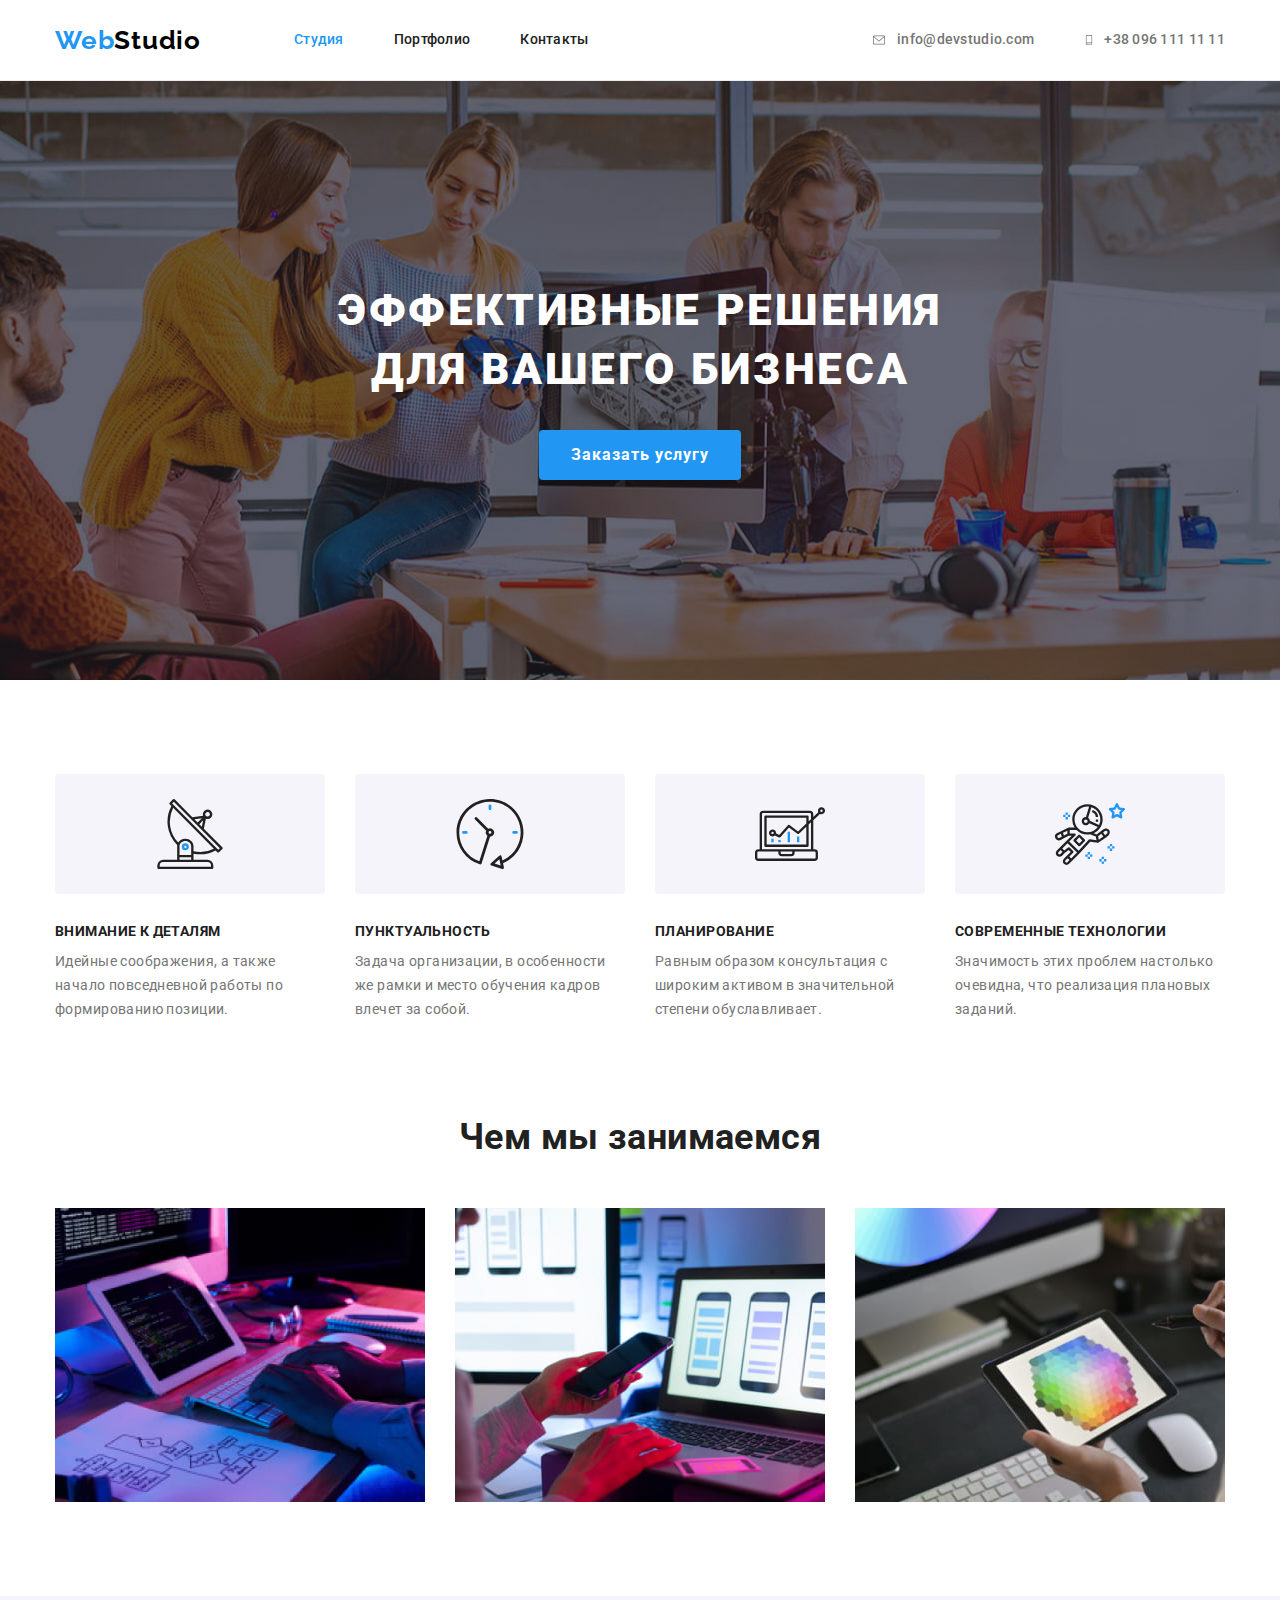
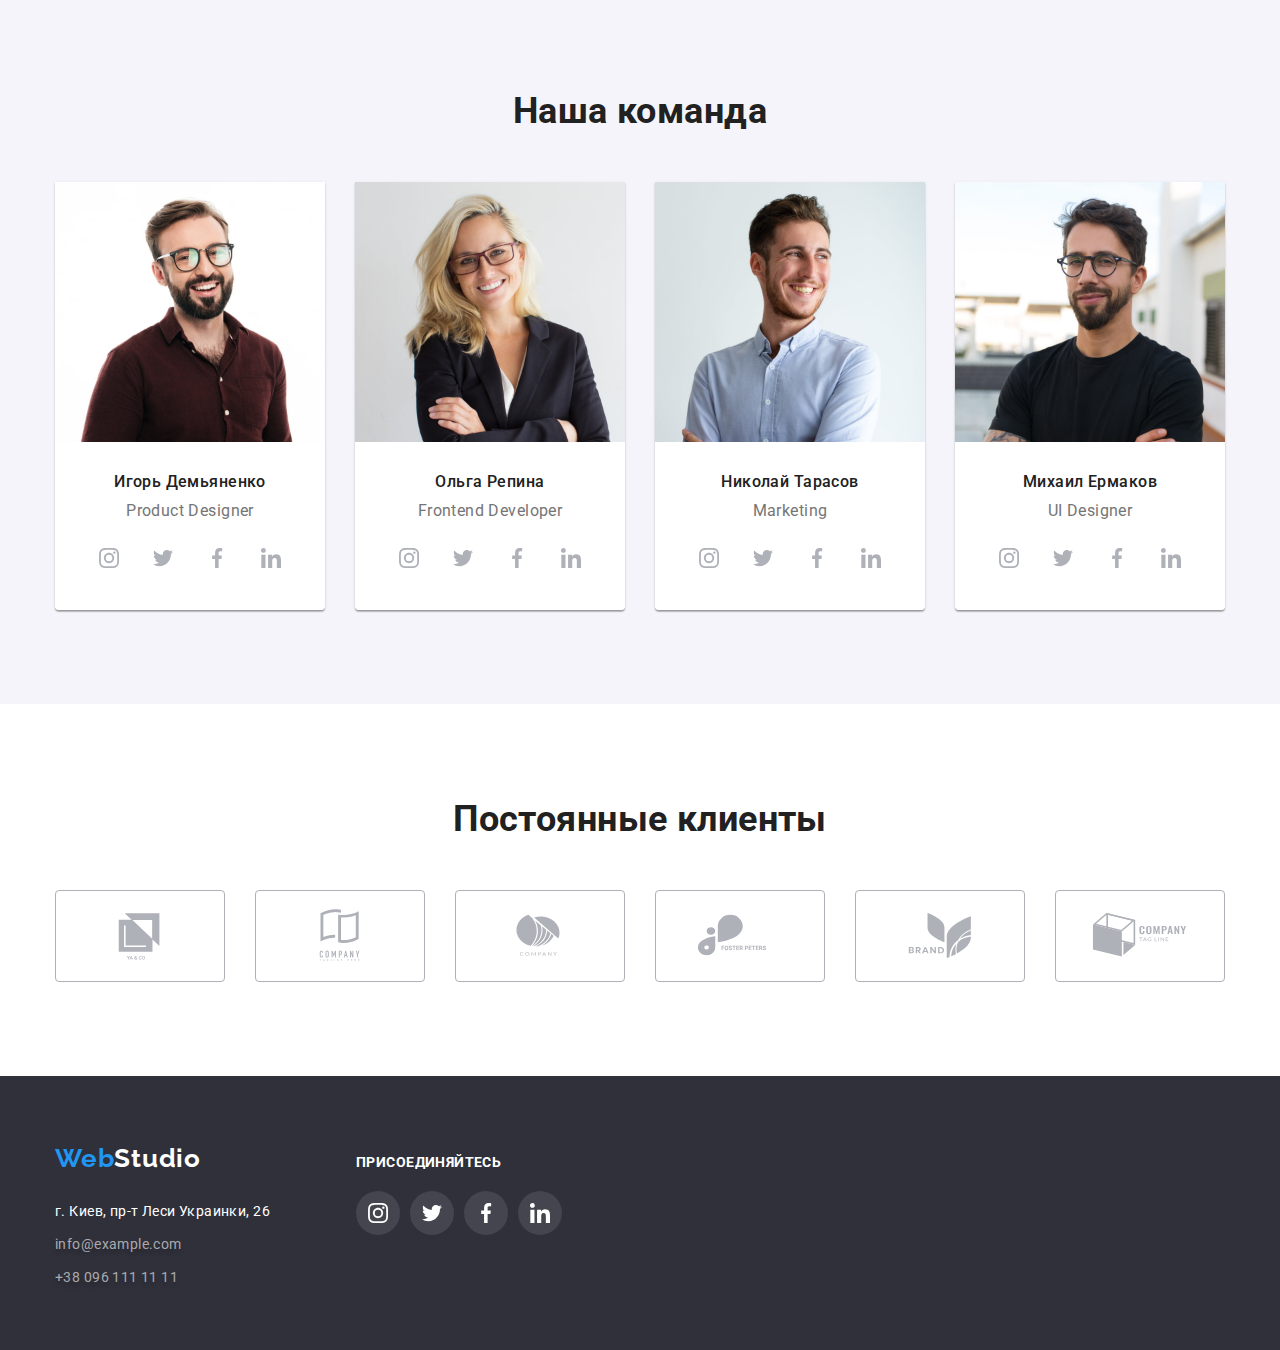
<file: index.html>
<!DOCTYPE html>
<html lang="ru">
  <head>
    <meta charset="UTF-8" />
    <meta http-equiv="X-UA-Compatible" content="IE=edge" />
    <meta name="viewport" content="width=device-width, initial-scale=1.0" />
    <title>Студия</title>

    <link
      href="https://fonts.googleapis.com/css2?family=Raleway:wght@700&family=Roboto:wght@400;500;700;900&display=swap"
      rel="stylesheet"
    />

    <link
      rel="stylesheet"
      href="https://cdnjs.cloudflare.com/ajax/libs/modern-normalize/1.0.0/modern-normalize.min.css"
    />
    <link rel="stylesheet" href="./css/styles.css" />
  </head>
  <body>
    <!-- Шапка -->
    <header class="header">
      <div class="container">
        <nav class="nav">
          <a class="logo" href="./index.html">Web<span class="black">Studio</span></a>

          <ul class="nav-list list">
            <li class="item">
              <a class="link current" href="./index.html">Студия</a>
            </li>
            <li class="item">
              <a class="link" href="./portfolio.html">Портфолио</a>
            </li>
            <li class="item">
              <a class="link" href="">Контакты</a>
            </li>
          </ul>
        </nav>

        <ul class="cont-list list">
          <li class="item">
            <a class="link" href="mailto:info@devstudio.com">
                <svg class="cont-link-icon envelope" width="16" height="12">
                  <use href="./images/icons/symbol-defs.svg#icon-head-envelope"></use>
                </svg>
                info@devstudio.com
            </a>
          </li>
          <li class="item">
            <a class="link" href="tel:+380961111111">
              <svg class="cont-link-icon phone" width="10" height="16">
                <use
                  href="./images/icons/symbol-defs.svg#icon-head-phone"
                  width="10"
                  height="16"
                ></use>
              </svg>
              +38 096 111 11 11
            </a>
          </li>
        </ul>
      </div>
    </header>

    <!-- Основной контент -->
    <main>
      <!-- Герой -->
      <section class="hero">
        <div class="container">
          <h1 class="hero-title">Эффективные решения для вашего бизнеса</h1>
          <button class="hero-btn" type="button">Заказать услугу</button>
        </div>
      </section>

      <!-- Особенности -->
      <section class="section features">
        <div class="container">
          <h2 class="visually-hidden">Наши преимущества</h2>
          <ul class="feat-list list">
            <li class="item">
              <div class="feat-icon-container">
                <svg class="feat-link-icon" width="70" height="70">
                  <use href="./images/icons/symbol-defs.svg#icon-feat-antenna"></use>
                </svg>
              </div>
              <h3 class="title">Внимание к деталям</h3>
              <p>
                Идейные соображения, а также начало повседневной работы по формированию позиции.
              </p>
            </li>
            <li class="item">
              <div class="feat-icon-container">
                <svg class="feat-link-icon" width="70" height="70">
                  <use href="./images/icons/symbol-defs.svg#icon-feat-clock"></use>
                </svg>
              </div>
              <h3 class="title">Пунктуальность</h3>
              <p>
                Задача организации, в особенности же рамки и место обучения кадров влечет за собой.
              </p>
            </li>
            <li class="item">
              <div class="feat-icon-container">
                <svg class="feat-link-icon" width="70" height="70">
                  <use href="./images/icons/symbol-defs.svg#icon-feat-diagram"></use>
                </svg>
              </div>
              <h3 class="title">Планирование</h3>
              <p>
                Равным образом консультация с широким активом в значительной степени обуславливает.
              </p>
            </li>
            <li class="item">
              <div class="feat-icon-container">
                <svg class="feat-link-icon" width="70" height="70">
                  <use href="./images/icons/symbol-defs.svg#icon-feat-astronaut"></use>
                </svg>
              </div>
              <h3 class="title">Современные технологии</h3>
              <p>Значимость этих проблем настолько очевидна, что реализация плановых заданий.</p>
            </li>
          </ul>
        </div>
      </section>

      <!-- Виды деятельности -->
      <section class="section activities">
        <div class="container">
          <h2 class="section-title">Чем мы занимаемся</h2>
          <ul class="activities-list list">
            <li class="item">
              <img
                class="pic"
                src="./images/box-1.jpg"
                alt="Разработка десктопного приложения"
                width="370"
              />
            </li>
            <li class="item">
              <img
                class="pic"
                src="./images/box-2.jpg"
                alt="Разработка мобильного приложения"
                width="370"
              />
            </li>
            <li class="item">
              <img class="pic" src="./images/box-3.jpg" alt="Процесс дизайна" width="370" />
            </li>
          </ul>
        </div>
      </section>

      <!-- Команда -->
      <section class="section team">
        <div class="container">
          <h2 class="section-title">Наша команда</h2>
          <ul class="team-list list">
            <li class="item">
              <img
                class="pic"
                src="./images/team-1.jpg"
                alt="Фото Игоря Демьяненко"
                width="270"
                height="260"
              />
              <div class="card">
                <h3 class="title">Игорь Демьяненко</h3>
                <p class="team-descr">Product Designer</p>
                <ul class="social-list list">
                  <li class="item">
                    <a class="link" href="https://www.instagram.com/" target="blank" rel="noopener noreferrer">
                      <svg class="social-icon" width="20" height="20">
                        <use href="./images/icons/symbol-defs.svg#icon-instagram"></use>
                      </svg>
                    </a>
                  </li>
                  <li class="item">
                    <a class="link" href="https://twitter.com/" target="blank" rel="noopener noreferrer">
                      <svg class="social-icon">
                        <use href="./images/icons/symbol-defs.svg#icon-twitter"></use>
                      </svg>
                    </a>
                  </li>
                  <li class="item">
                    <a class="link" href="https://www.facebook.com/" target="blank" rel="noopener noreferrer">
                      <svg class="social-icon">
                        <use href="./images/icons/symbol-defs.svg#icon-facebook"></use>
                      </svg>
                    </a>
                  </li>
                  <li class="item">
                    <a class="link" href="https://linkedin.com/" target="blank" rel="noopener noreferrer">
                      <svg class="social-icon">
                        <use href="./images/icons/symbol-defs.svg#icon-linkedin"></use>
                      </svg>
                    </a>
                  </li>
                </ul>
              </div>
            </li>
            <li class="item">
              <img
                class="pic"
                src="./images/team-2.jpg"
                alt="Фото Ольги Репинойа"
                width="270"
                height="260"
              />
              <div class="card">
                <h3 class="title">Ольга Репина</h3>
                <p class="team-descr">Frontend Developer</p>
                <ul class="social-list list">
                  <li class="item">
                    <a class="link" href="https://www.instagram.com/" target="blank" rel="noopener noreferrer">
                      <svg class="social-icon" width="20" height="20">
                        <use href="./images/icons/symbol-defs.svg#icon-instagram"></use>
                      </svg>
                    </a>
                  </li>
                  <li class="item">
                    <a class="link" href="https://twitter.com/" target="blank" rel="noopener noreferrer">
                      <svg class="social-icon">
                        <use href="./images/icons/symbol-defs.svg#icon-twitter"></use>
                      </svg>
                    </a>
                  </li>
                  <li class="item">
                    <a class="link" href="https://www.facebook.com/" target="blank" rel="noopener noreferrer">
                      <svg class="social-icon">
                        <use href="./images/icons/symbol-defs.svg#icon-facebook"></use>
                      </svg>
                    </a>
                  </li>
                  <li class="item">
                    <a class="link" href="https://linkedin.com/" target="blank" rel="noopener noreferrer">
                      <svg class="social-icon">
                        <use href="./images/icons/symbol-defs.svg#icon-linkedin"></use>
                      </svg>
                    </a>
                  </li>
                </ul>
              </div>
            </li>
            <li class="item">
              <img
                class="pic"
                src="./images/team-3.jpg"
                alt="Фото Николая Тарасова"
                width="270"
                height="260"
              />
              <div class="card">
                <h3 class="title">Николай Тарасов</h3>
                <p class="team-descr">Marketing</p>
                <ul class="social-list list">
                  <li class="item">
                    <a class="link" href="https://www.instagram.com/" target="blank" rel="noopener noreferrer">
                      <svg class="social-icon" width="20" height="20">
                        <use href="./images/icons/symbol-defs.svg#icon-instagram"></use>
                      </svg>
                    </a>
                  </li>
                  <li class="item">
                    <a class="link" href="https://twitter.com/" target="blank" rel="noopener noreferrer">
                      <svg class="social-icon">
                        <use href="./images/icons/symbol-defs.svg#icon-twitter"></use>
                      </svg>
                    </a>
                  </li>
                  <li class="item">
                    <a class="link" href="https://www.facebook.com/" target="blank" rel="noopener noreferrer">
                      <svg class="social-icon">
                        <use href="./images/icons/symbol-defs.svg#icon-facebook"></use>
                      </svg>
                    </a>
                  </li>
                  <li class="item">
                    <a class="link" href="https://linkedin.com/" target="blank" rel="noopener noreferrer">
                      <svg class="social-icon">
                        <use href="./images/icons/symbol-defs.svg#icon-linkedin"></use>
                      </svg>
                    </a>
                  </li>
                </ul>
              </div>
            </li>
            <li class="item">
              <img
                class="pic"
                src="./images/team-4.jpg"
                alt="Фото Михаила Ермакова"
                width="270"
                height="260"
              />
              <div class="card">
                <h3 class="title">Михаил Ермаков</h3>
                <p class="team-descr">UI Designer</p>
                <ul class="social-list list">
                  <li class="item">
                    <a class="link" href="https://www.instagram.com/" target="blank" rel="noopener noreferrer">
                      <svg class="social-icon" width="20" height="20">
                        <use href="./images/icons/symbol-defs.svg#icon-instagram"></use>
                      </svg>
                    </a>
                  </li>
                  <li class="item">
                    <a class="link" href="https://twitter.com/" target="blank" rel="noopener noreferrer">
                      <svg class="social-icon">
                        <use href="./images/icons/symbol-defs.svg#icon-twitter"></use>
                      </svg>
                    </a>
                  </li>
                  <li class="item">
                    <a class="link" href="https://www.facebook.com/" target="blank" rel="noopener noreferrer">
                      <svg class="social-icon">
                        <use href="./images/icons/symbol-defs.svg#icon-facebook"></use>
                      </svg>
                    </a>
                  </li>
                  <li class="item">
                    <a class="link" href="https://linkedin.com/" target="blank" rel="noopener noreferrer">
                      <svg class="social-icon">
                        <use href="./images/icons/symbol-defs.svg#icon-linkedin"></use>
                      </svg>
                    </a>
                  </li>
                </ul>
              </div>
            </li>
          </ul>
        </div>
      </section>

      <!-- Клиенты -->
      <section class="section clients">
        <div class="container">
          <h2 class="section-title">Постоянные клиенты</h2>
          <ul class="clients-list list">
            <li class="item">
              <a class="clients-link link" href="https://goit.ua/" target="blank" rel="noopener noreferrer">
                  <svg class="clients-link-icon" width="106" height="60">
                    <use href="./images/icons/symbol-defs.svg#icon-client-1"></use>
                  </svg>
              </a>
            </li>
            <li class="item">
              <a class="clients-link link" href="https://goit.ua/" target="blank" rel="noopener noreferrer">
                <svg class="clients-link-icon" width="106" height="60">
                  <use href="./images/icons/symbol-defs.svg#icon-client-2"></use>
                </svg>
              </a>
            </li>
            <li class="item">
              <a class="clients-link link" href="https://goit.ua/" target="blank" rel="noopener noreferrer">
                <svg class="clients-link-icon" width="106" height="60">
                  <use href="./images/icons/symbol-defs.svg#icon-client-3"></use>
                </svg>
              </a>
            </li>
            <li class="item">
              <a class="clients-link link" href="https://goit.ua/" target="blank" rel="noopener noreferrer">
                <svg class="clients-link-icon" width="106" height="60">
                  <use href="./images/icons/symbol-defs.svg#icon-client-4"></use>
                </svg>
              </a>
            </li>
            <li class="item">
              <a class="clients-link link" href="https://goit.ua/" target="blank" rel="noopener noreferrer">
                <svg class="clients-link-icon" width="106" height="60">
                  <use href="./images/icons/symbol-defs.svg#icon-client-5"></use>
                </svg>
              </a>
            </li>
            <li class="item">
              <a class="clients-link link" href="https://goit.ua/" target="blank" rel="noopener noreferrer">
                <svg class="clients-link-icon" width="106" height="60">
                  <use href="./images/icons/symbol-defs.svg#icon-client-6"></use>
                </svg>
              </a>
            </li>
          </ul>
        </div>
      </section>
    </main>

    <!-- Подвал -->
    <footer class="footer">
      <div class="container">
        <!-- Адрес -->

        <div class="address-container">
          <a class="logo" href="./index.html">Web<span class="white">Studio</span></a>

          <address>
            <ul class="adr-list list">
              <li class="item">
                <a
                  class="link link-geo"
                  target="blank"
                  rel="noopener noreferrer"
                  href="https://goo.gl/maps/vQqEmsykvvDU6XpR7"
                  >г. Киев, пр-т Леси Украинки, 26</a
                >
              </li>
              <li class="item">
                <a class="link" href="mailto:info@example.com">info@example.com</a>
              </li>
              <li class="item">
                <a class="link" href="tel:+380961111111">+38 096 111 11 11</a>
              </li>
            </ul>
          </address>
        </div>

        <!-- Соц.сети -->

        <div class="social-container">
          <h3 class="social-title">Присоединяйтесь</h3>

          <ul class="social-list list">
            <li class="item">
              <a class="link" href="https://www.instagram.com/" target="blank" rel="noopener noreferrer">
                <svg class="social-icon" width="20" height="20">
                  <use href="./images/icons/symbol-defs.svg#icon-instagram"></use>
                </svg>
              </a>
            </li>
            <li class="item">
              <a class="link" href="https://twitter.com/" target="blank" rel="noopener noreferrer">
                <svg class="social-icon">
                  <use href="./images/icons/symbol-defs.svg#icon-twitter"></use>
                </svg>
              </a>
            </li>
            <li class="item">
              <a class="link" href="https://www.facebook.com/" target="blank" rel="noopener noreferrer">
                <svg class="social-icon">
                  <use href="./images/icons/symbol-defs.svg#icon-facebook"></use>
                </svg>
              </a>
            </li>
            <li class="item">
              <a class="link" href="https://linkedin.com/" target="blank" rel="noopener noreferrer">
                <svg class="social-icon">
                  <use href="./images/icons/symbol-defs.svg#icon-linkedin"></use>
                </svg>
              </a>
            </li>
          </ul>
        </div>
      </div>
    </footer>
  </body>
</html>
</file>
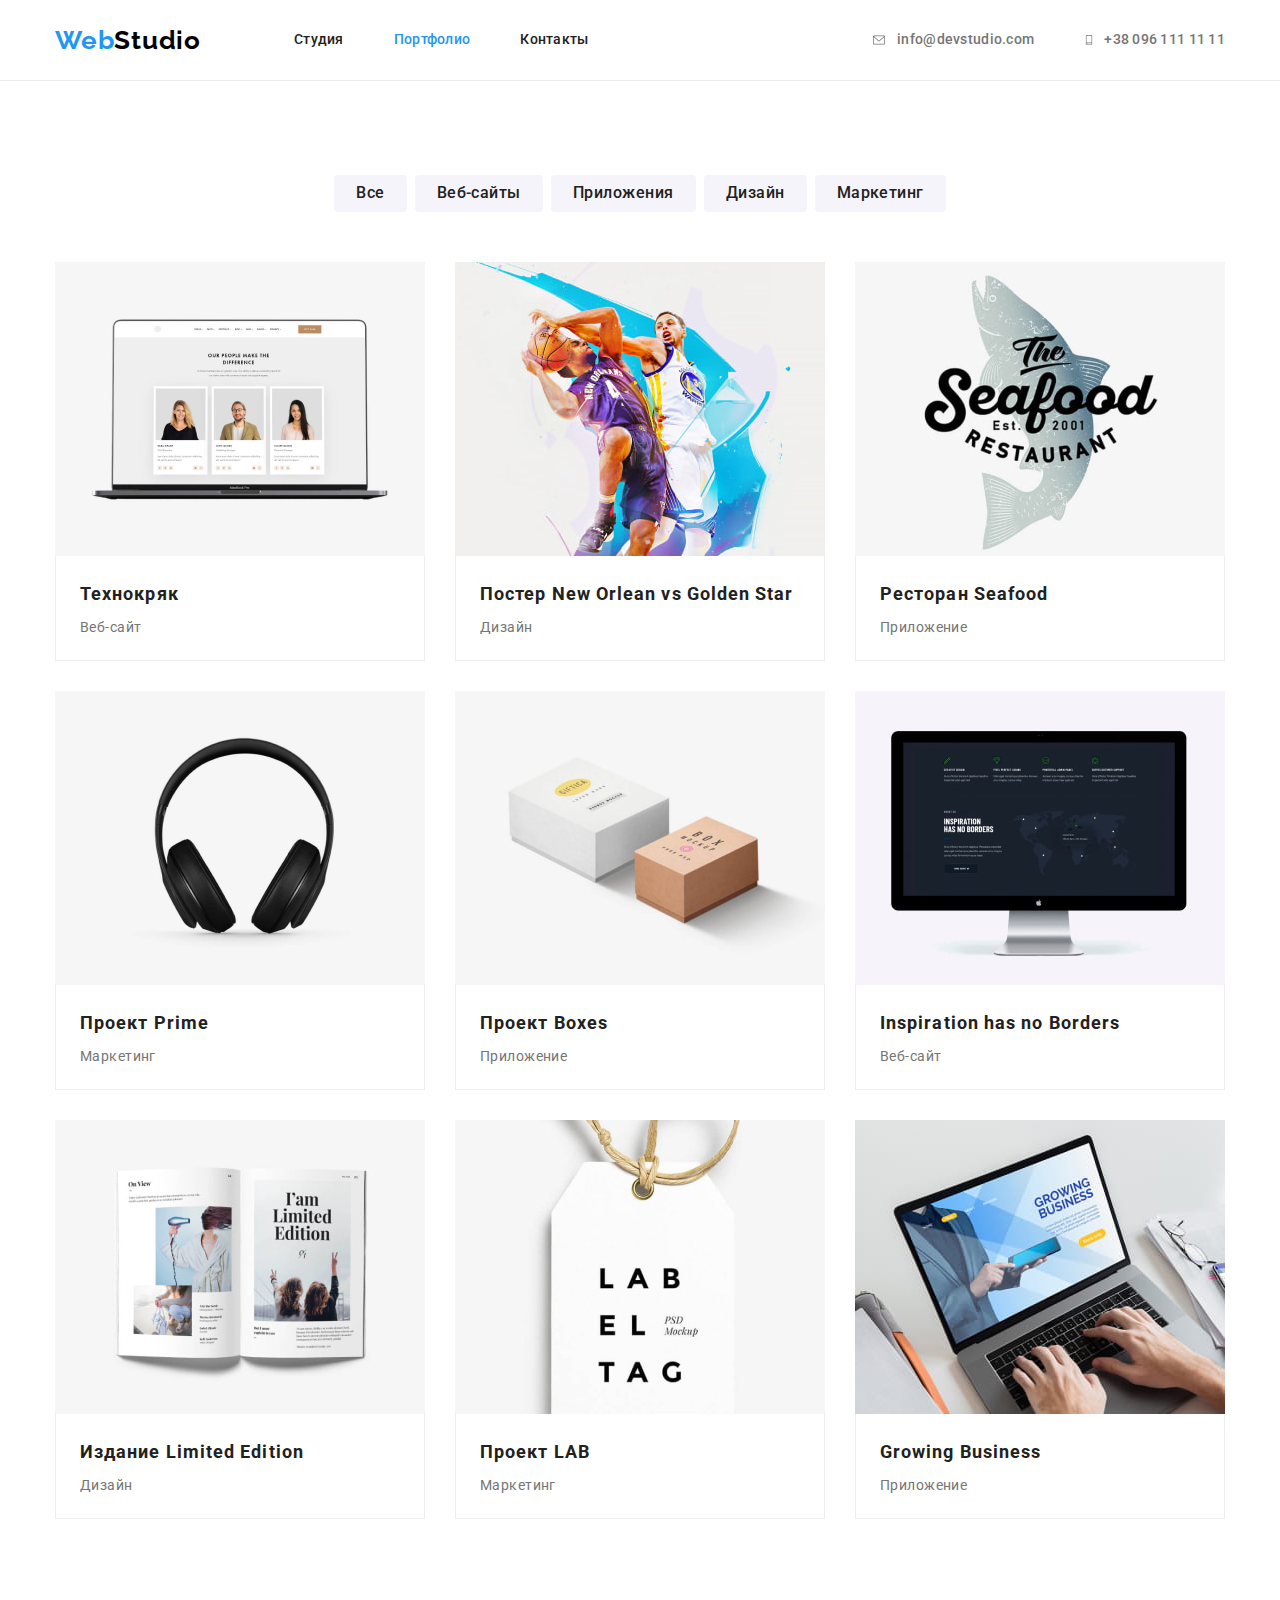
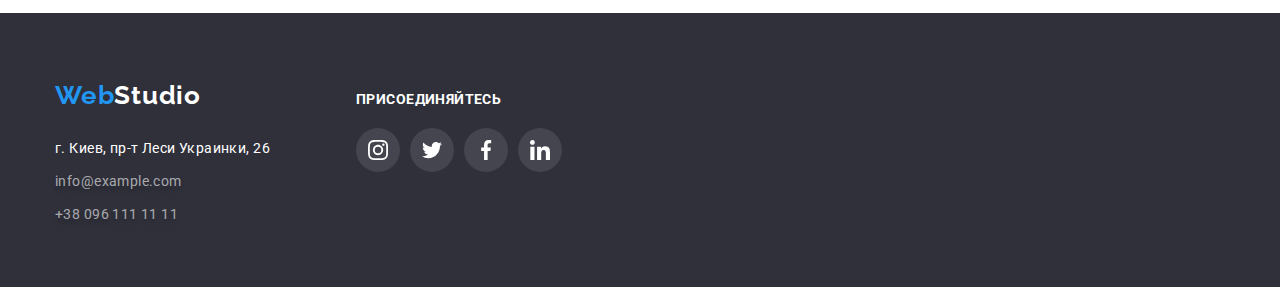
<file: portfolio.html>
<!DOCTYPE html>
<html lang="ru">
  <head>
    <meta charset="UTF-8" />
    <meta http-equiv="X-UA-Compatible" content="IE=edge" />
    <meta name="viewport" content="width=device-width, initial-scale=1.0" />
    <title>Портфолио</title>

    <link
      href="https://fonts.googleapis.com/css2?family=Raleway:wght@700&family=Roboto:wght@400;500;700;900&display=swap"
      rel="stylesheet"
    />

    <link
      rel="stylesheet"
      href="https://cdnjs.cloudflare.com/ajax/libs/modern-normalize/1.0.0/modern-normalize.min.css"
    />
    <link rel="stylesheet" href="./css/styles.css" />
  </head>

  <body>

    <!-- Шапка -->
    <header class="header">
      <div class="container">
        <nav class="nav">
          <a class="logo" href="./index.html">Web<span class="black">Studio</span></a>

          <ul class="nav-list list">
            <li class="item">
              <a class="link" href="./index.html">Студия</a>
            </li>
            <li class="item">
              <a class="link current" href="./portfolio.html">Портфолио</a>
            </li>
            <li class="item">
              <a class="link" href="">Контакты</a>
            </li>
          </ul>
        </nav>

        <ul class="cont-list list">
          <li class="item">
            <a class="link" href="mailto:info@devstudio.com">
                <svg class="cont-link-icon envelope" width="16" height="12">
                  <use href="./images/icons/symbol-defs.svg#icon-head-envelope"></use>
                </svg>
                info@devstudio.com
            </a>
          </li>
          <li class="item">
            <a class="link" href="tel:+380961111111">
              <svg class="cont-link-icon phone" width="10" height="16">
                <use
                  href="./images/icons/symbol-defs.svg#icon-head-phone"
                  width="10"
                  height="16"
                ></use>
              </svg>
              +38 096 111 11 11
            </a>
          </li>
        </ul>
      </div>
    </header>

    <!-- Основной контент -->

    <main>
      <!-- Портфолио -->
      <section class="section">
        <div class="container">
          <h1 class="visually-hidden">Портфолио</h1>

          <!-- Фильтр категорий проектов-->

          <ul class="filter-list list">
            <li class="item"><button class="filter-btn" type="button">Все</button></li>
            <li class="item"><button class="filter-btn" type="button">Веб-сайты</button></li>
            <li class="item"><button class="filter-btn" type="button">Приложения</button></li>
            <li class="item"><button class="filter-btn" type="button">Дизайн</button></li>
            <li class="item"><button class="filter-btn" type="button">Маркетинг</button></li>
          </ul>

          <!-- Примеры проектов -->
          <ul class="projects-list list">
            <li class="item">
              <a class="link projects-link" href="./portfolio.html">
                <img
                  class="pic"
                  src="./images/images-portfolio/portfolio-1.jpg"
                  alt="Ноутбук с открытым сайтом"
                  width="370"
                />
                <div class="card">
                  <h2 class="projects-title title">Технокряк</h2>
                  <p class="projects-descr">Веб-сайт</p>
                </div>
              </a>
            </li>

            <li class="item">
              <a class="link projects-link" href="./portfolio.html">
                <img
                  class="pic"
                  src="./images/images-portfolio/portfolio-2.jpg"
                  alt="Два баскетболиста в игре"
                  width="370"
                />
                <div class="card">
                  <h2 class="projects-title title">Постер New Orlean vs Golden Star</h2>
                  <p class="projects-descr">Дизайн</p>
                </div>
              </a>
            </li>

            <li class="item">
              <a class="link projects-link" href="./portfolio.html">
                <img
                  class="pic"
                  src="./images/images-portfolio/portfolio-3.jpg"
                  alt="Логотип с названием и изображение рыбы"
                  width="370"
                />
                <div class="card">
                  <h2 class="projects-title title">Ресторан Seafood</h2>
                  <p class="projects-descr">Приложение</p>
                </div>
              </a>
            </li>

            <li class="item">
              <a class="link projects-link" href="./portfolio.html">
                <img
                  class="pic"
                  src="./images/images-portfolio/portfolio-4.jpg"
                  alt="Головные наушники"
                  width="370"
                />
                <div class="card">
                  <h2 class="projects-title title">Проект Prime</h2>
                  <p class="projects-descr">Маркетинг</p>
                </div>
              </a>
            </li>

            <li class="item">
              <a class="link projects-link" href="./portfolio.html">
                <img
                  class="pic"
                  src="./images/images-portfolio/portfolio-5.jpg"
                  alt="Две коробки с логотипами"
                  width="370"
                />
                <div class="card">
                  <h2 class="projects-title title">Проект Boxes</h2>
                  <p class="projects-descr">Приложение</p>
                </div>
              </a>
            </li>

            <li class="item">
              <a class="link projects-link" href="./portfolio.html">
                <img
                  class="pic"
                  src="./images/images-portfolio/portfolio-6.jpg"
                  alt="Монитор с открытым сайтом"
                  width="370"
                />
                <div class="card">
                  <h2 class="projects-title title">Inspiration has no Borders</h2>
                  <p class="projects-descr">Веб-сайт</p>
                </div>
              </a>
            </li>

            <li class="item">
              <a class="link projects-link" href="./portfolio.html">
                <img
                  class="pic"
                  src="./images/images-portfolio/portfolio-7.jpg"
                  alt="Разворот брошюры с иллстрациями и подписями"
                  width="370"
                />
                <div class="card">
                  <h2 class="projects-title title">Издание Limited Edition</h2>
                  <p class="projects-descr">Дизайн</p>
                </div>
              </a>
            </li>

            <li class="item">
              <a class="link projects-link" href="./portfolio.html">
                <img
                  class="pic"
                  src="./images/images-portfolio/portfolio-8.jpg"
                  alt="Бирка с логотипом"
                  width="370"
                />
                <div class="card">
                  <h2 class="projects-title title">Проект LAB</h2>
                  <p class="projects-descr">Маркетинг</p>
                </div>
              </a>
            </li>

            <li class="item">
              <a class="link projects-link" href="./portfolio.html">
                <img
                  class="pic"
                  src="./images/images-portfolio/portfolio-9.jpg"
                  alt="Пользователь открыл приложение на ноутбуке"
                  width="370"
                />
                <div class="card">
                  <h2 class="projects-title title">Growing Business</h2>
                  <p class="projects-descr">Приложение</p>
                </div>
              </a>
            </li>
          </ul>
        </div>
      </section>
    </main>

    <!-- Подвал -->
    <footer class="footer">
      <div class="container">
        <!-- Адрес -->

        <div class="address-container">
          <a class="logo" href="./index.html">Web<span class="white">Studio</span></a>

          <address>
            <ul class="adr-list list">
              <li class="item">
                <a
                  class="link link-geo"
                  target="blank"
                  rel="noopener noreferrer"
                  href="https://goo.gl/maps/vQqEmsykvvDU6XpR7"
                  >г. Киев, пр-т Леси Украинки, 26</a
                >
              </li>
              <li class="item">
                <a class="link" href="mailto:info@example.com">info@example.com</a>
              </li>
              <li class="item">
                <a class="link" href="tel:+380961111111">+38 096 111 11 11</a>
              </li>
            </ul>
          </address>
        </div>

        <!-- Соц.сети -->

        <div class="social-container">
          <h3 class="social-title">Присоединяйтесь</h3>

          <ul class="social-list list">
            <li class="item">
              <a class="link" href="https://www.instagram.com/" target="blank" rel="noopener noreferrer">
                <svg class="social-icon" width="20" height="20">
                  <use href="./images/icons/symbol-defs.svg#icon-instagram"></use>
                </svg>
              </a>
            </li>
            <li class="item">
              <a class="link" href="https://twitter.com/" target="blank" rel="noopener noreferrer">
                <svg class="social-icon">
                  <use href="./images/icons/symbol-defs.svg#icon-twitter"></use>
                </svg>
              </a>
            </li>
            <li class="item">
              <a class="link" href="https://www.facebook.com/" target="blank" rel="noopener noreferrer">
                <svg class="social-icon">
                  <use href="./images/icons/symbol-defs.svg#icon-facebook"></use>
                </svg>
              </a>
            </li>
            <li class="item">
              <a class="link" href="https://linkedin.com/" target="blank" rel="noopener noreferrer">
                <svg class="social-icon">
                  <use href="./images/icons/symbol-defs.svg#icon-linkedin"></use>
                </svg>
              </a>
            </li>
          </ul>
        </div>
      </div>
    </footer>
  </body>
</html>
</file>
<file: css/styles.css>
/* Вторичный фон #2F303A */
/* Третичный фон #f5f4fa */
/* Основной белый, фон шапки #fff */
/* Основной черный */
/* Основной текст #757575 */
/* Текст заголовков #212121 */
/* Текст ссылок футера rgba(255, 255, 255, 0.6) */
/* Акцент #2196F3 */
/* Цвет рамки шапки #ECECEC */

/* Общие стили */

:root {
  --secondary-background-color: #2f303a;
  --tetriary-background-color: #f5f4fa;
  --primary-white-color: #fff;
  --primary-black-color: #000;
  --primary-text-color: #757575;
  --title-text-color: #212121;
  --footer-linc-color: rgba(255, 255, 255, 0.6);
  --accent-text-color: #2196f3;
  --header-border-color: #ececec;
  --hero-bacground-color: #c4c4c4;
  --icon-light-color: #afb1b8;
}

body {
  margin: 0;

  background-color: var(--primary-white-color);
  color: var(--primary-text-color);

  font-family: Roboto, sans-serif;
  font-weight: 400;
  font-size: 14px;
  line-height: 1.71;
  letter-spacing: 0.03em;
}

/* Утилиты */

h1,
h2,
h3 {
  margin-top: 0;
  margin-bottom: 0;
}

p {
  margin-top: 0;
  margin-bottom: 0;
}

ul {
  margin-top: 0;
  margin-bottom: 0;
  padding-left: 0;
}

.list {
  list-style: none;
}

.section {
  padding-top: 94px;
  padding-bottom: 94px;
  margin-left: auto;
  margin-right: auto;
}

.section-title {
  margin-bottom: 50px;

  color: var(--title-text-color);

  font-weight: 700;
  font-size: 36px;
  line-height: 1.17;
  text-align: center;
}

.visually-hidden {
  position: absolute;
  width: 1px;
  height: 1px;
  margin: -1px;
  border: 0;
  padding: 0;

  white-space: nowrap;
  clip-path: inset(100%);
  clip: rect(0 0 0 0);
  overflow: hidden;
}

.title {
  color: var(--title-text-color);
}

.container {
  width: 1200px;
  padding-left: 15px;
  padding-right: 15px;
  margin-left: auto;
  margin-right: auto;
}

.logo {
  color: var(--accent-text-color);

  font-family: Raleway, sans-serif;
  font-weight: 700;
  font-size: 26px;
  line-height: 1, 19;
  letter-spacing: 0.03em;

  text-decoration: none;
}

.logo .black {
  color: var(--primary-black-color);
}

.logo .white {
  color: var(--primary-white-color);
}

.pic {
  display: block;
}

.link {
  text-decoration: none;
  color: inherit;
}

/* Иконки соц.сетей */

.social-list {
  display: flex;
}

.social-list > .item:not(:last-child) {
  margin-right: 10px;
}

.social-list > .item {
  width: 44px;
  height: 44px;
}

.social-list .link {
  display: flex;
  justify-content: center;
  align-items: center;
  width: 100%;
  height: 100%;
}

.social-icon {
  width: 20px;
  height: 20px;

  fill: currentColor;
}

/* Шапка */

.header {
  border-bottom: 1px solid var(--header-border-color);
}

.header .container {
  display: flex;
  align-items: center;
}

/* Шапка-Наигация */

.nav,
.nav-list {
  display: flex;
  align-items: center;
}

.header .logo {
  margin-right: 93px;
}

.nav-list > .item + .item {
  margin-left: 50px;
}

.nav-list .link {
  display: block;
  padding-top: 32px;
  padding-bottom: 32px;

  color: var(--title-text-color);

  font-weight: 500;
  font-size: 14px;
  line-height: 1.14;
  letter-spacing: 0.02em;
}

.nav-list .link.current {
  color: var(--accent-text-color);
}

.nav-list .link:hover,
.nav-list .link:focus {
  color: var(--accent-text-color);
}

/* Шапка-Контакты */

.cont-list {
  display: flex;
  margin-left: auto;
}

.cont-list > .item:not(:first-child) {
  margin-left: 50px;
}

.cont-list .link {
  display: flex;
  align-items: center;
  padding-top: 20px;
  padding-bottom: 20px;

  color: var(--primary-text-color);

  font-weight: 500;
  font-size: 14px;
  line-height: 1.14;
  letter-spacing: 0.02em;
}

.cont-list .link:hover,
.cont-list .link:focus {
  color: var(--accent-text-color);
}

.cont-link-icon.envelope {
  fill: currentColor;
  width: 16px;
  height: 12px;
  margin-right: 10px;
}

.cont-link-icon.phone {
  fill: currentColor;
  width: 10px;
  height: 16px;
  margin-right: 10px;
}

/* Подвал */

.footer {
  padding-top: 60px;
  padding-bottom: 60px;
  margin-left: auto;
  margin-right: auto;

  background-color: var(--secondary-background-color);
}

.footer .logo {
  display: inline-block;
  margin-bottom: 20px;
}

/* Подвал-Адрес */

.footer .container {
  display: flex;
  align-items: baseline;
}

.address-container {
  width: 231px;
  margin-right: 70px;
}

.adr-list > .item:not(:first-child) {
  margin-top: 9px;
}

.adr-list .link {
  color: var(--footer-linc-color);

  font-style: normal;
  text-shadow: 0px 4px 4px rgba(0, 0, 0, 0.25);
}

.adr-list .link-geo {
  color: var(--primary-white-color);

  text-shadow: none;
}

.adr-list .link:hover,
.adr-list .link:focus {
  color: var(--accent-text-color);
}

/* Подвал-соц.сети */

.footer .social-title {
  margin-bottom: 20px;
  font-size: 14px;
  font-weight: 700;
  line-height: 1.14;

  color: var(--primary-white-color);

  text-transform: uppercase;
}

.footer .social-list .link {
  color: var(--primary-white-color);
  background-color: rgba(255, 255, 255, 0.1);
  border-radius: 50%;
}

.footer .social-list .link:hover,
.footer-social-list .link:focus {
  background-color: var(--accent-text-color);
}

/* Главная страница */

/* Герой */

.hero {
  max-width: 1600px;
  max-height: 600px;
  padding-top: 200px;
  padding-bottom: 200px;
  margin-left: auto;
  margin-right: auto;
  text-align: center;

  background-color: var(--hero-bacground-color);
  background-image: linear-gradient(to right, rgba(47, 48, 58, 0.4), rgba(47, 48, 58, 0.4)),
    url(../images/hero-overlay.jpg);
  background-position: center;
  background-repeat: no-repeat;
}


.hero .hero-title {
  margin-right: auto;
  margin-left: auto;
  margin-bottom: 30px;
  max-width: 696px;

  color: var(--primary-white-color);

  font-weight: 900;
  font-size: 44px;
  line-height: 1.35;
  letter-spacing: 0.06em;
  text-transform: uppercase;
}

.hero-btn {
  min-width: 200px;
  padding: 10px 32px;

  background-color: var(--accent-text-color);
  color: var(--primary-white-color);

  font-family: inherit;
  font-weight: 700;
  font-size: 16px;
  line-height: 30px;
  letter-spacing: 0.06em;

  box-shadow: 0px 4px 4px rgba(0, 0, 0, 0.15);
  border: none;
  border-radius: 4px;

  cursor: pointer;
}

.hero-btn:focus,
.hero-btn:hover {
  background-color: #188ce8;
}

/* Особенности */

.container .feat-list {
  display: flex;
}

.feat-list .item {
  width: 270px;
  margin-right: 30px;
}

.feat-list .item:last-child {
  margin-right: 0;
}

.feat-list .title {
  margin-bottom: 10px;

  font-size: 14px;
  font-weight: 700;
  line-height: 1.14;

  text-transform: uppercase;
}

.feat-icon-container {
  display: flex;
  justify-content: center;
  align-items: center;
  margin-bottom: 30px;
  width: 270px;
  height: 120px;
  background-color: var(--tetriary-background-color);
  border-radius: 4px;
}

.feat-link-icon {
  width: 70px;
  height: 70px;
}

/* Виды деятельности */

.section.activities {
  padding-top: 0;
}

.container .activities {
  display: flex;
}

.activities-list {
  display: flex;
}

.activities-list > .item {
  margin-right: 30px;
}

.activities-list > .item:last-child {
  margin-right: 0;
}

/* Команда */

.team {
  background-color: var(--tetriary-background-color);
}

.team-list {
  display: flex;
}

.team-list > .item {
  width: 270px;
  box-shadow: 0px 1px 3px rgba(0, 0, 0, 0.12), 0px 1px 1px rgba(0, 0, 0, 0.14),
    0px 2px 1px rgba(0, 0, 0, 0.2);
  border-radius: 0px 0px 4px 4px;
}

.team-list > .item:not(:last-child) {
  margin-right: 30px;
}

.team-list .card {
  padding: 30px 32px;

  background-color: var(--primary-white-color);
  border-radius: 0px 0px 4px 4px;
}

.team-list .title {
  margin-bottom: 10px;

  font-weight: 500;
  font-size: 16px;
  line-height: 1.19;

  text-align: center;
}

.team-descr {
  margin-bottom: 16px;

  font-size: 16px;
  line-height: 1.19;

  text-align: center;
}

.team .social-list .link {
  color: var(--icon-light-color);
  border-radius: 50%;
}

.team .social-list .link:hover,
.team .social-list .link:focus {
  background-color: var(--accent-text-color);
  color: var(--primary-white-color);
}

/* Клиенты */

.clients-list {
  display: flex;
}

.clients-list .item:not(:last-child) {
  margin-right: 30px;
}

.clients-link {
  display: flex;
  justify-content: center;
  align-items: center;
  width: 170px;
  height: 92px;

  color: var(--icon-light-color);
  border: 1px solid var(--icon-light-color);
  border-radius: 4px;
}

.clients-link:focus,
.clients-link:hover {
  color: var(--accent-text-color);
  border: 1px solid var(--accent-text-color);
}

.clients-link-icon {
  width: 106px;
  height: 60px;

  fill: currentColor;
}
/* Портфолио */

/* Фильтр категорий проектов */

.filter-list {
  display: flex;
  margin-bottom: 50px;
  justify-content: center;
}

.filter-list > .item:not(:last-child) {
  margin-right: 8px;
}

.filter-btn {
  padding: 6px 22px;
  text-align: center;
  border: none;
  border-radius: 4px;

  background-color: var(--tetriary-background-color);
  color: var(--title-text-color);

  font-family: inherit;
  font-weight: 500;
  font-size: 16px;
  line-height: 1.56;
  letter-spacing: 0.03em;

  cursor: pointer;
}

.filter-btn:hover,
.filter-btn:focus {
  background-color: var(--accent-text-color);
  color: var(--primary-white-color);
  box-shadow: 0px 3px 1px rgba(0, 0, 0, 0.1), 0px 1px 2px rgba(0, 0, 0, 0.08), 0px 2px 2px rgba(0, 0, 0, 0.12);
}

/* Примеры проектов */

.projects-list {
  display: flex;
  flex-wrap: wrap;
}

.projects-list > .item {
  margin-left: 30px;
  margin-bottom: 30px;
  width: 370px;
}

.projects-link {
  display: block;
}

.projects-link:hover,
.projects-link:focus {
  box-shadow: 0px 1px 1px rgba(0, 0, 0, 0.12), 0px 4px 4px rgba(0, 0, 0, 0.06), 1px 4px 6px rgba(0, 0, 0, 0.16);
}

.projects-list > .item:nth-child(3n + 1) {
  margin-left: 0;
}

.projects-list > .item:nth-last-child(-n + 3) {
  margin-bottom: 0;
}

.projects-list .card {
  padding: 20px 24px;
  border-left: 1px solid #eee;
  border-bottom: 1px solid #eee;
  border-right: 1px solid #eee;
}

.projects-title {
  margin-bottom: 4px;

  font-weight: 700;
  font-size: 18px;
  line-height: 2;
  letter-spacing: 0.06em;
}

.projects .projects-descr {
  display: block;
  font-size: 16px;
  line-height: 1.9px;
}
</file>
